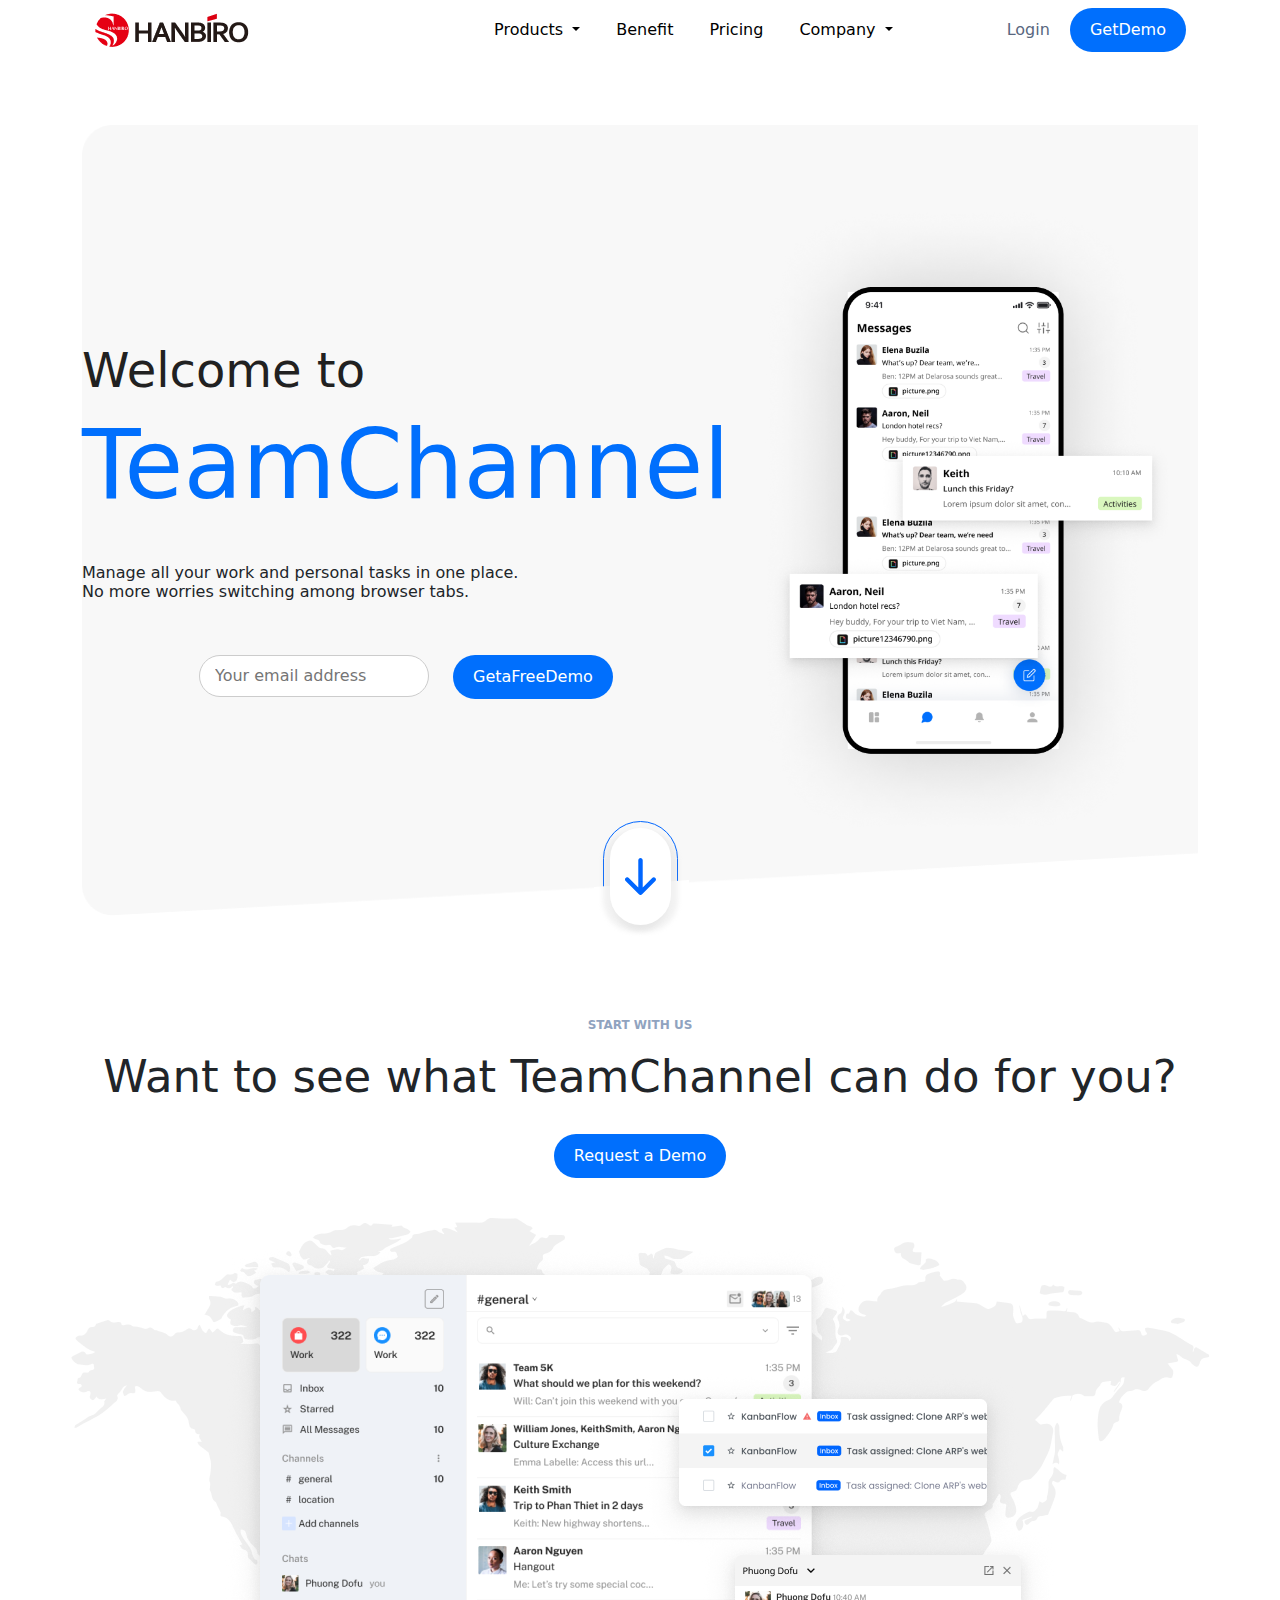
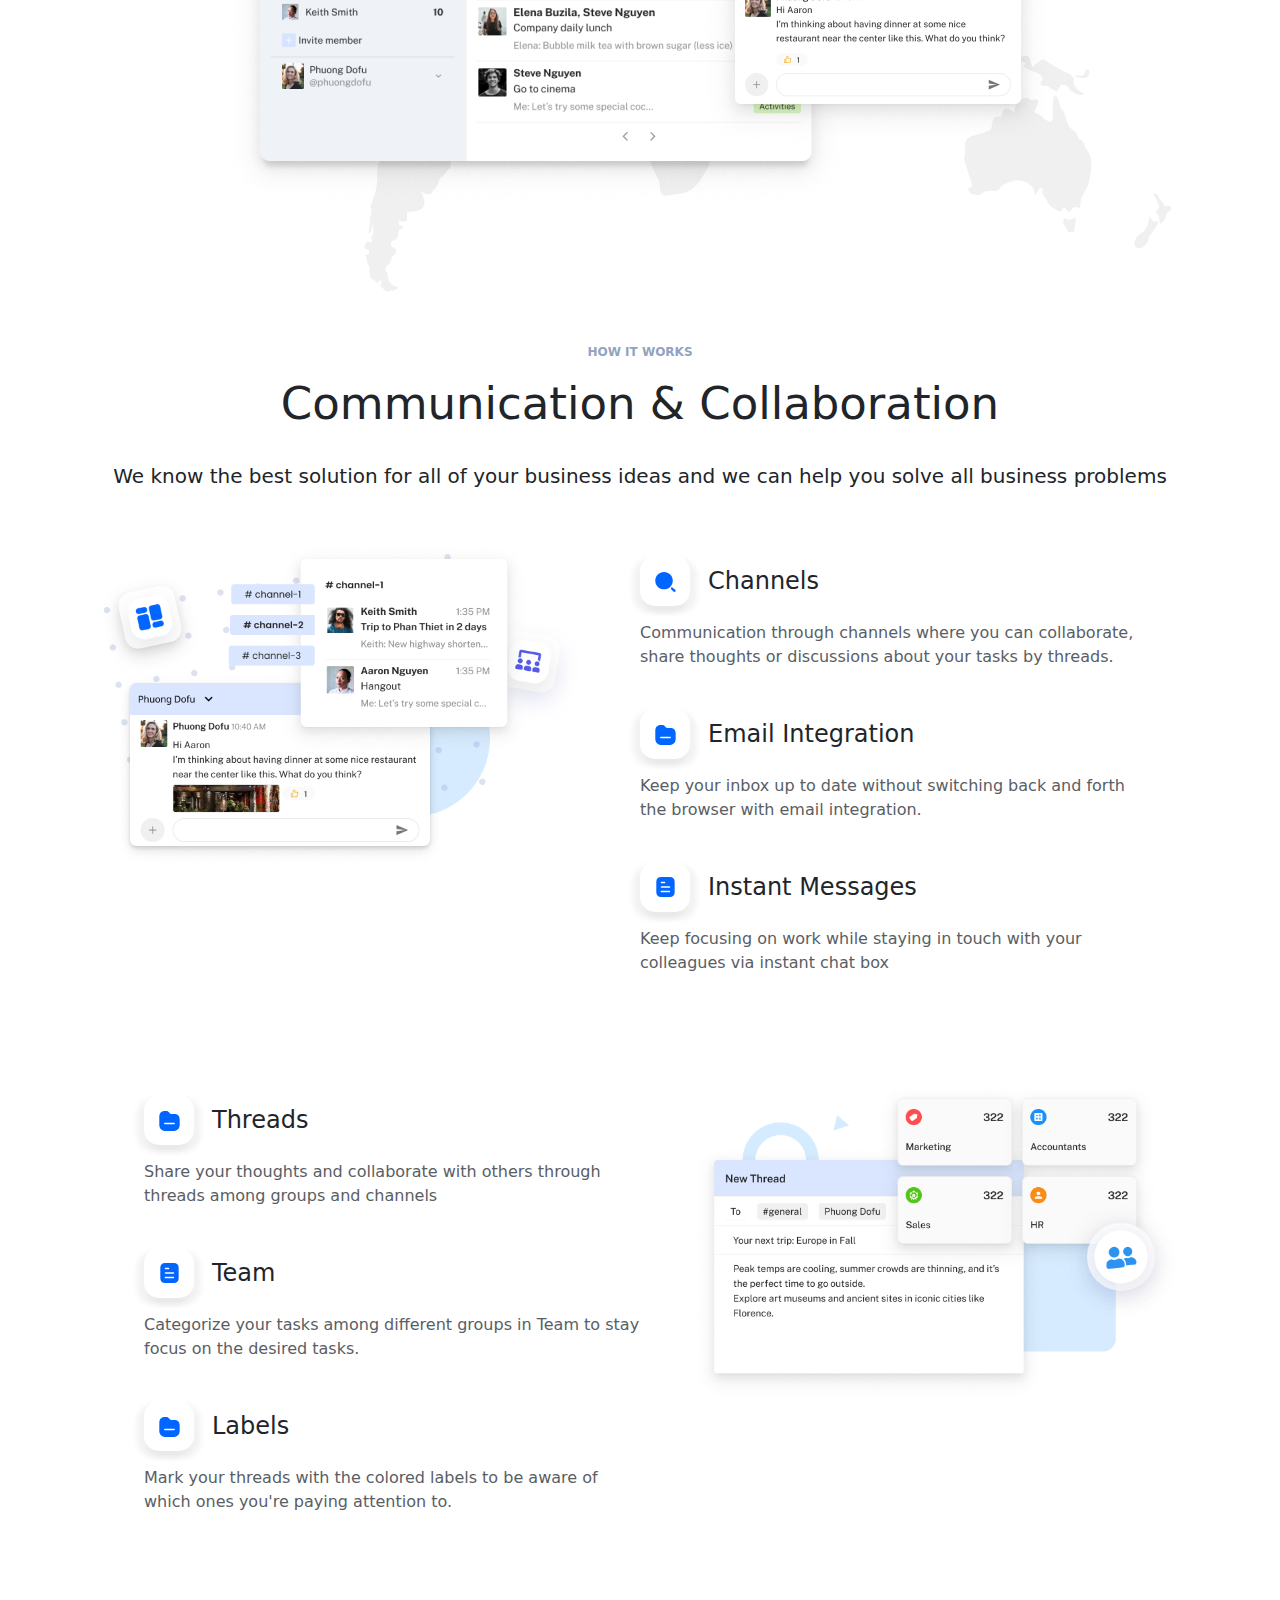
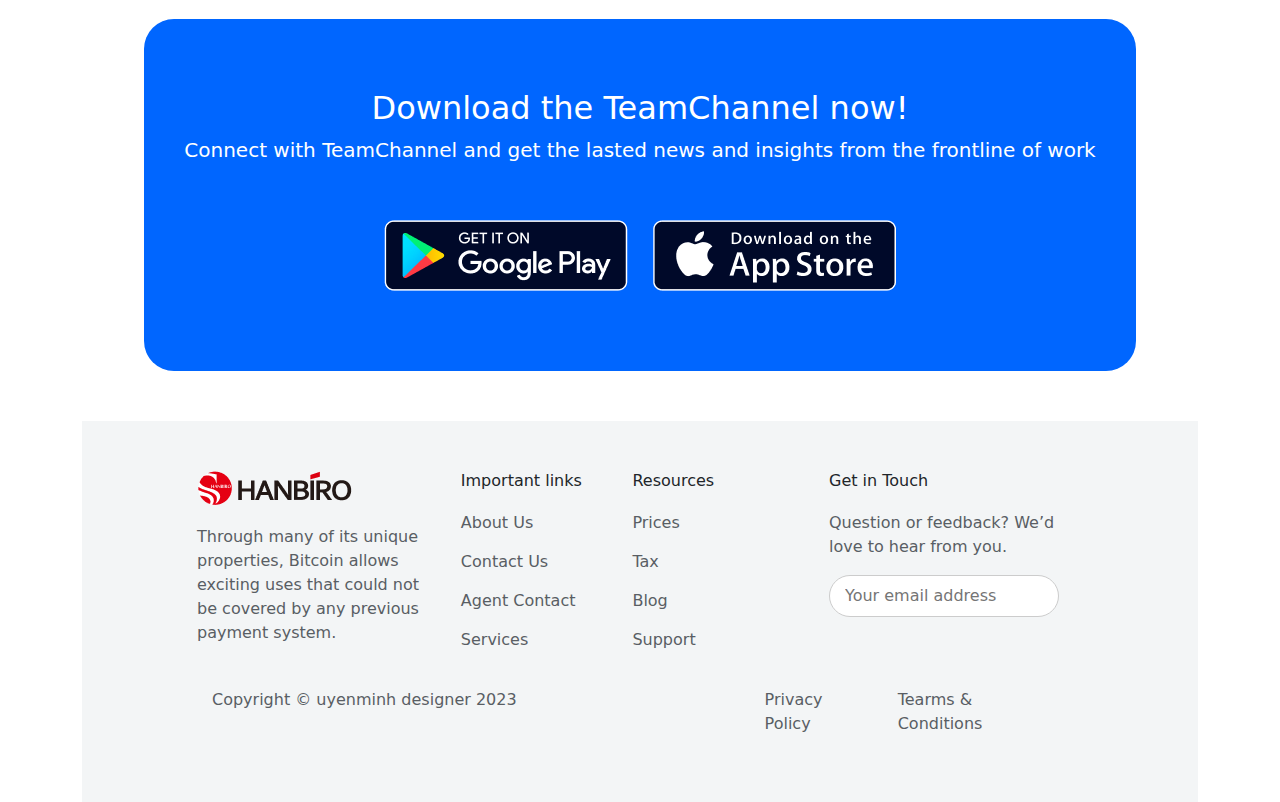
<file: channel/index.html>
<!DOCTYPE html>
<html lang="en">
<head>
    <meta charset="UTF-8">
    <meta name="viewport" content="width=device-width, initial-scale=1.0">
    <link rel="stylesheet" href="asset/bootstrap-5.0.2-dist/css/bootstrap.css">
    <link rel="stylesheet" href="asset/css/style.css">
    <title>Document</title>
</head>
<body>
    <div class="container-fluid">
        <nav class="navbar navbar-expand-lg navbar-light">
            <div class="container-fluid">
                <a class="navbar-brand" href="#">
                    <div class="logo">
                        <img src="asset/img/logoHanbiro-02 1.png" alt="logo">
                    </div>
                </a>
              <button class="navbar-toggler" type="button" data-bs-toggle="collapse" data-bs-target="#navbarSupportedContent" aria-controls="navbarSupportedContent" aria-expanded="false" aria-label="Toggle navigation">
                <span class="navbar-toggler-icon"></span>
              </button>
              <div class="collapse navbar-collapse navigation" id="navbarSupportedContent">
                <ul class="navbar-nav mb-2 mb-lg-0 me-3">
                    <li class="nav-item dropdown">
                        <a class="nav-link dropdown-toggle" href="#" id="navbarDropdown" role="button" data-bs-toggle="dropdown" aria-expanded="false">
                            Products
                        </a>
                        <!-- <ul class="dropdown-menu" aria-labelledby="navbarDropdown">
                          <li><a class="dropdown-item" href="#">Action</a></li>
                          <li><a class="dropdown-item" href="#">Another action</a></li>
                          <li><hr class="dropdown-divider"></li>
                          <li><a class="dropdown-item" href="#">Something else here</a></li>
                        </ul> -->
                      </li>
                  <li class="nav-item">
                    <a class="nav-link" href="#">Benefit</a>
                  </li>
                  <li class="nav-item">
                    <a class="nav-link" href="#">Pricing</a>
                  </li>
                  <li class="nav-item dropdown">
                    <a class="nav-link dropdown-toggle" href="#" id="navbarDropdown" role="button" data-bs-toggle="dropdown" aria-expanded="false">
                        Company
                    </a>
                    <!-- <ul class="dropdown-menu" aria-labelledby="navbarDropdown">
                      <li><a class="dropdown-item" href="#">Action</a></li>
                      <li><a class="dropdown-item" href="#">Another action</a></li>
                      <li><hr class="dropdown-divider"></li>
                      <li><a class="dropdown-item" href="#">Something else here</a></li>
                    </ul> -->
                  </li>
                </ul>
                <div class="nav-button">
                    <button class="btn-login">Login</button>
                    <button class="btn-demo">GetDemo</button>
                </div>
              </div>
              
            </div>
          </nav>
        <!-- <div class="header">
            <div class="logo">
                <img src="asset/img/logoHanbiro-02 1.png" alt="logo">
            </div>
            <div class="navigation">
                <div class="nav-menu">
                    <ul>
                        <li class="item">Products <img src="asset/img/icon/arrow-down.svg"></li>
                        <li class="item">Benefit</li>
                        <li class="item">Pricing</li>
                        <li class="item">Company <img src="asset/img/icon/arrow-down.svg"></li>
                    </ul>
                </div>
                <div class="nav-button">
                    <button class="btn-login">Login</button>
                    <button class="btn-demo">GetDemo</button>
                </div>
            </div>
        </div> -->


        <div class="banner">
            <div class="banner-bg">
                <div class="banner-box">
                    <div class="left">
                        <div class="left-box">
                            <h2 class="head-text">Welcome to</h2>
                            <h1 class="head-title">TeamChannel</h1>
                            <h6 class="head-des">Manage all your work and personal tasks in one place. <br>
                            No more worries switching among browser tabs.</h6>
                        </div>
    
                        <div class="input">
                            <div class="input-box">
                                <input type="text" placeholder="Your email address">
                            </div>
                            <div class="input-btn">
                                <button>GetaFreeDemo</button>
                            </div>
                        </div>
                    </div>
                    <div class="right">
                        <img src="asset/img/banner-img.png" alt="">
                    </div>
                </div>

                <div class="banner-bottom">
                    <div class="boder-banner">
                        <div class="bottom-box">
                            <div class="triangle-bottomright1"></div>
                            <div class="triangle-bottomright"></div>
                        </div>
                    </div>
                    <div class="vector">
                        <button class="vector-btn">
                            <img src="asset/img/icon/Vector.svg" alt="">
                        </button>
                    </div>
                </div>
            </div>
            
            
        </div>

        <div class="container">
            <div class="about">
                <div class="about-box">
                    <div class="about-box-content">
                        <p class="about-text">start with us</p>
                        <h3 class="about-title">Want to see what TeamChannel can do for you?</h3>
                    </div>
                    <div class="input-btn">
                        <button>Request a Demo</button>
                    </div>
    
                    <div class="about-img">
                        <div class="about-bg">
                            <img src="asset/img/about.png" alt="">
                        </div>
                        <div class="about-img1">
                            <img src="asset/img/about-img1.png" alt="">
                        </div>
                    </div>
                </div>
    
                <div class="about-box">
                    <div class="about-box-content">
                        <p class="about-text">how it works</p>
                        <h3 class="about-title">Communication & Collaboration</h3>
                        <p class="about-des">We know the best solution for all of your business ideas and we can help you solve all business problems</p>
                    </div>

                    <div class="about-content about-content1">
                        <div class="about-img2">
                            <img src="asset/img/about-img2.png" alt="">
                        </div>
                        <div class="about-detail">
                            <div class="detail-box">
                                <div class="content-title">
                                    <div class="icon-title">
                                        <img src="asset/img/icon/Search.svg" alt="">
                                    </div>
                                    <h4>Channels</h4>
                                </div>
                                <div class="content-text">
                                    Communication through channels where you can collaborate, share thoughts or discussions about your tasks by threads.
                                </div>
                            </div>

                            <div class="detail-box">
                                <div class="content-title">
                                    <div class="icon-title">
                                        <img src="asset/img/icon/Folder.svg" alt="">
                                    </div>
                                    <h4>Email Integration</h4>
                                </div>
                                <div class="content-text">
                                    Keep your inbox up to date without switching back and forth the browser with email integration.
                                </div>
                            </div>

                            <div class="detail-box">
                                <div class="content-title">
                                    <div class="icon-title">
                                        <img src="asset/img/icon/Document.svg" alt="">
                                    </div>
                                    <h4>Instant Messages</h4>
                                </div>
                                <div class="content-text">
                                    Keep focusing on work while staying in touch with your colleagues via instant chat box
                                </div>
                            </div>
                        </div>
                    </div>
                    <div class="about-content about-content2">
                        <div class="about-detail">
                            <div class="detail-box">
                                <div class="content-title">
                                    <div class="icon-title">
                                        <img src="asset/img/icon/Folder.svg" alt="">
                                    </div>
                                    <h4>Threads</h4>
                                </div>
                                <div class="content-text">
                                    Share your thoughts and collaborate with others through threads among groups and channels
                                </div>
                            </div>

                            <div class="detail-box">
                                <div class="content-title">
                                    <div class="icon-title">
                                        <img src="asset/img/icon/Document.svg" alt="">
                                    </div>
                                    <h4>Team</h4>
                                </div>
                                <div class="content-text">
                                    Categorize your tasks among different groups in Team to stay focus on the desired tasks.
                                </div>
                            </div>

                            <div class="detail-box">
                                <div class="content-title">
                                    <div class="icon-title">
                                        <img src="asset/img/icon/Folder.svg" alt="">
                                    </div>
                                    <h4>Labels</h4>
                                </div>
                                <div class="content-text">
                                    Mark your threads with the colored labels to be aware of which ones you're paying attention to.
                                </div>
                            </div>
                        </div>
                        <div class="about-img2">
                            <img src="asset/img/about-img3.png" alt="">
                        </div>
                        
                    </div>
                </div>
            
                <div class="download">
                    <div class="download-box">
                        <h5 class="download-title">Download the <br> TeamChannel now!</h5>
                        <p class="download-text">Connect with TeamChannel and get the lasted news and insights from the frontline of work</p>
                        <div class="download-img">
                            <img src="asset/img/googleplay.png" alt="">
                            <img src="asset/img/appstore.png" alt="">
                        </div>
                    </div>
                </div>
            </div>
        </div>
    
        <div class="footer">
            <div class="footer-head">
                <div class="col1">
                    <div class="foot-logo">
                        <img src="asset/img/logoHanbiro-02 1.png" alt="">
                    </div>
                    <div class="foot-des foot-head-des">
                        Through many of its unique properties, Bitcoin allows exciting uses that could not be covered by any previous payment system.
                    </div>
                </div>
                <div class="col2">
                    <div class="col3">
                        <div class="foot-title">
                            <h6>Important links</h6>
                        </div>
                        <div class="foot-des">
                            <ul>
                                <li>About Us</li>
                                <li>Contact Us</li>
                                <li>Agent Contact</li>
                                <li>Services</li>
                            </ul>
                        </div>
                    </div>
                    <div class="col3">
                        <div class="foot-title">
                            <h6>Resources</h6>
                        </div>
                        <div class="foot-des">
                            <ul>
                                <li>Prices</li>
                                <li>Tax</li>
                                <li>Blog</li>
                                <li>Support</li>
                            </ul>
                        </div>
                    </div>
                </div>
                <div class="col1">
                    <div class="foot-title">
                        <h6>Get in Touch</h6>
                    </div>
                    <div class="foot-des">
                        <p>Question or feedback? We’d love to hear from you.</p>
                        <div class="input-box">
                            <input type="text" placeholder="Your email address">
                        </div>
                    </div>
                </div>
            </div>

            <div class="footer-detail">
                <div class="col4">
                    <div class="foot-des">
                        Copyright © uyenminh designer 2023
                    </div>
                </div>
                
                <div class="col5">
                    <div class="col6 foot-des">
                        <p>Privacy Policy</p>
                    </div>
                    <div class="col6 foot-des">
                        <p>Tearms & Conditions</p>
                    </div>
                </div>
            </div>
        </div>

        

    </div>
    
</body>


<script src="https://cdn.jsdelivr.net/npm/@popperjs/core@2.9.2/dist/umd/popper.min.js" integrity="sha384-IQsoLXl5PILFhosVNubq5LC7Qb9DXgDA9i+tQ8Zj3iwWAwPtgFTxbJ8NT4GN1R8p" crossorigin="anonymous"></script>
<script src="https://cdn.jsdelivr.net/npm/bootstrap@5.0.2/dist/js/bootstrap.min.js" integrity="sha384-cVKIPhGWiC2Al4u+LWgxfKTRIcfu0JTxR+EQDz/bgldoEyl4H0zUF0QKbrJ0EcQF" crossorigin="anonymous"></script>
</html>
</file>
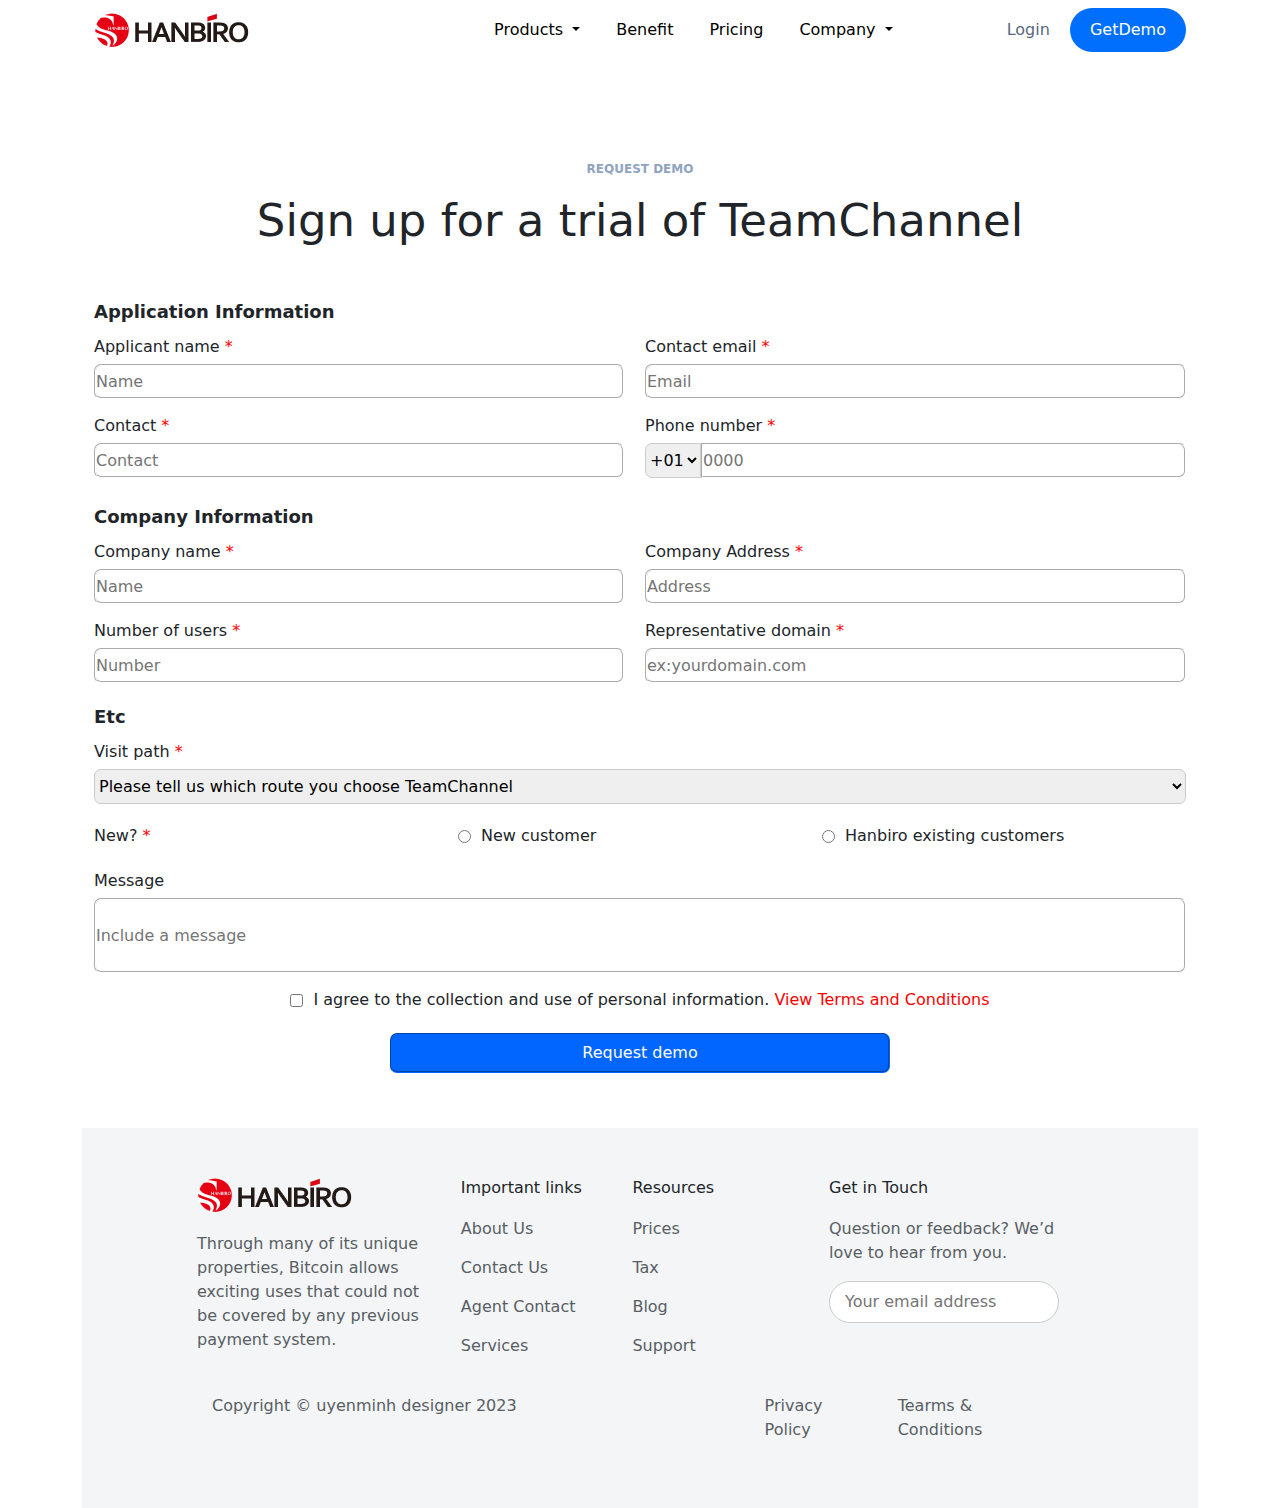
<file: channel/request.html>
<!DOCTYPE html>
<html lang="en">
<head>
    <meta charset="UTF-8">
    <meta name="viewport" content="width=device-width, initial-scale=1.0">
    <link rel="stylesheet" href="asset/bootstrap-5.0.2-dist/css/bootstrap.css">
    <link rel="stylesheet" href="asset/css/style.css">
    <title>Document</title>
</head>
<body>
    <div class="container-fluid">
        <nav class="navbar navbar-expand-lg navbar-light">
            <div class="container-fluid">
                <a class="navbar-brand" href="#">
                    <div class="logo">
                        <img src="asset/img/logoHanbiro-02 1.png" alt="logo">
                    </div>
                </a>
              <button class="navbar-toggler" type="button" data-bs-toggle="collapse" data-bs-target="#navbarSupportedContent" aria-controls="navbarSupportedContent" aria-expanded="false" aria-label="Toggle navigation">
                <span class="navbar-toggler-icon"></span>
              </button>
              <div class="collapse navbar-collapse navigation" id="navbarSupportedContent">
                <ul class="navbar-nav mb-2 mb-lg-0 me-3">
                    <li class="nav-item dropdown">
                        <a class="nav-link dropdown-toggle" href="#" id="navbarDropdown" role="button" data-bs-toggle="dropdown" aria-expanded="false">
                            Products
                        </a>
                        <!-- <ul class="dropdown-menu" aria-labelledby="navbarDropdown">
                          <li><a class="dropdown-item" href="#">Action</a></li>
                          <li><a class="dropdown-item" href="#">Another action</a></li>
                          <li><hr class="dropdown-divider"></li>
                          <li><a class="dropdown-item" href="#">Something else here</a></li>
                        </ul> -->
                      </li>
                  <li class="nav-item">
                    <a class="nav-link" href="#">Benefit</a>
                  </li>
                  <li class="nav-item">
                    <a class="nav-link" href="#">Pricing</a>
                  </li>
                  <li class="nav-item dropdown">
                    <a class="nav-link dropdown-toggle" href="#" id="navbarDropdown" role="button" data-bs-toggle="dropdown" aria-expanded="false">
                        Company
                    </a>
                    <!-- <ul class="dropdown-menu" aria-labelledby="navbarDropdown">
                      <li><a class="dropdown-item" href="#">Action</a></li>
                      <li><a class="dropdown-item" href="#">Another action</a></li>
                      <li><hr class="dropdown-divider"></li>
                      <li><a class="dropdown-item" href="#">Something else here</a></li>
                    </ul> -->
                  </li>
                </ul>
                <div class="nav-button">
                    <button class="btn-login">Login</button>
                    <button class="btn-demo">GetDemo</button>
                </div>
              </div>
              
            </div>
          </nav>
    



        
        <div class="container">
            <div class="about">
                <div class="about-box">
                    <p class="about-text">REQUEST DEMO</p>
                    <h3 class="about-title">Sign up for a trial of TeamChannel</h3>
                </div>
                
                

                <div class="about-box">
                    <div class="about-title-sub ">Application Information</div>
                    <div class="about-content-request">
                        <div class="about-title-content ">
                            <div class="title-col">
                                <div>Applicant name
                                <span class="icon-red">*</span></div>
                            </div>
                           <div >
                               <input type="text" name="txtHoDem"  placeholder="Name" class="txt-input" >
                           </div>
                        </div>

                        <div class="about-title-content-right ">
                            <div class="title-col">
                                <div>Contact email
                                <span class="icon-red">*</span></div>
                            </div>
                           <div >
                               <input type="text" name="txtHoDem"  placeholder="Email" class="txt-input-right" >
                           </div>
                        </div>
                    </div>


                    <div class="about-content-request ">
                        <div class="about-title-content">
                            <div class="title-col">
                                <div>Contact
                                <span class="icon-red">*</span></div>
                            </div>
                           <div >
                               <input type="text" name="txtHoDem"  placeholder="Contact" class="txt-input" >
                           </div>
                        </div>

                        <div class="about-title-content-right ">
                            <div class="title-col">
                                <div>Phone number
                                <span class="icon-red">*</span></div>
                            </div>
                           <div class="title-col" >
                                <select class="txt-input-right-list-number">
                                    <option value="test">+01</option>
                                    <option value="test">+02</option>
                                </select>
                               <input type="text" name="txtHoDem"  placeholder="0000" class="txt-input-right-input-number" >
                               

                           </div>
                        </div>
                    </div>

                    <div class="about-title-sub ">Company Information</div>
                    <div class="about-content-request">
                        <div class="about-title-content ">
                            <div class="title-col">
                                <div>Company name
                                <span class="icon-red">*</span></div>
                            </div>
                           <div >
                               <input type="text" name="txtHoDem"  placeholder="Name" class="txt-input" >
                           </div>
                        </div>

                        <div class="about-title-content-right ">
                            <div class="title-col">
                                <div>Company Address 
                                <span class="icon-red">*</span></div>
                            </div>
                           <div >
                               <input type="text" name="txtHoDem"  placeholder="Address" class="txt-input-right" >
                           </div>
                        </div>
                    </div>

                    <div class="about-content-request">
                        <div class="about-title-content ">
                            <div class="title-col">
                                <div>Number of users
                                <span class="icon-red">*</span></div>
                            </div>
                           <div >
                               <input type="text" name="txtHoDem"  placeholder="Number" class="txt-input" >
                           </div>
                        </div>

                        <div class="about-title-content-right ">
                            <div class="title-col">
                                <div>Representative domain
                                <span class="icon-red">*</span></div>
                            </div>
                           <div >
                               <input type="text" name="txtHoDem" placeholder="ex:yourdomain.com" class="txt-input-right" >
                           </div>
                        </div>
                    </div>

                    <div class="about-title-sub ">Etc</div>

                    <div class="about-content-request">
                        <div class="about-title-content-txt-full ">
                            <div class="title-col">
                                <div>Visit path
                                <span class="icon-red">*</span></div>
                            </div>
                           <div >
                            <select class="select-box">
                                <option value="" >Please tell us which route you choose TeamChannel</option>
                                <option value="test">Test 1</option>
                                <option value="test">Test 2</option>
                            </select>
                           </div>
                        </div>
                    </div>

                    <div class="about-content-request-new">
                        <div class="about-title-content">
                            <div class="title-col">
                                <div>New?
                                <span class="icon-red">*</span></div>
                            </div>
                        </div>

                        <div class="about-title-content ">
                            <div class="title-col">
                                <div class="title-col-radio">
                                    <input  class="title-col-radio-select" type="radio" name="rdcustomer" id="rdcustomer_1" value="1" />
                                    <p>New customer </p>
                                </div>
                            </div>
                        </div>

                        <div class="about-title-content ">
                            <div class="title-col">
                                <div class="title-col-radio">
                                    <input class="title-col-radio-select" type="radio" name="rdcustomer" id="rdcustomer_1" value="1" />
                                    <p>Hanbiro existing customers</p>
                                </div>
                            </div>
                        </div>
                    </div>
                    <div class="about-content-request">
                        <div class="about-title-content-txt-full ">
                            <div class="title-col">
                                Message
                            </div>
                           <div >
                               <input type="text" name="message" placeholder="Include a message"  class="txt-input-message" >
                           </div>
                        </div>
                    </div>

                    <div class="about-title-content-agree">
                        <div class="title-col">
                            <input class="title-col-radio-select" type="checkbox" name="vehicle2" value="Ô tô">
                            <p class="title-agree" >I agree to the collection and use of personal information.
                            <span class="title-agree-color" >View Terms and Conditions</span></p>
                        </div>
                    </div>


                    <div class="about-btn-request">
                        <div class="title-col">
                            <button class="btn-class-demo">Request demo</button> 
                        </div>
                    </div>

                </div>



            </div>
        </div>








                   
    
        <div class="footer">
            <div class="footer-head">
                <div class="col1">
                    <div class="foot-logo">
                        <img src="asset/img/logoHanbiro-02 1.png" alt="">
                    </div>
                    <div class="foot-des foot-head-des">
                        Through many of its unique properties, Bitcoin allows exciting uses that could not be covered by any previous payment system.
                    </div>
                </div>
                <div class="col2">
                    <div class="col3">
                        <div class="foot-title">
                            <h6>Important links</h6>
                        </div>
                        <div class="foot-des">
                            <ul>
                                <li>About Us</li>
                                <li>Contact Us</li>
                                <li>Agent Contact</li>
                                <li>Services</li>
                            </ul>
                        </div>
                    </div>
                    <div class="col3">
                        <div class="foot-title">
                            <h6>Resources</h6>
                        </div>
                        <div class="foot-des">
                            <ul>
                                <li>Prices</li>
                                <li>Tax</li>
                                <li>Blog</li>
                                <li>Support</li>
                            </ul>
                        </div>
                    </div>
                </div>
                <div class="col1">
                    <div class="foot-title">
                        <h6>Get in Touch</h6>
                    </div>
                    <div class="foot-des">
                        <p>Question or feedback? We’d love to hear from you.</p>
                        <div class="input-box">
                            <input type="text" placeholder="Your email address">
                        </div>
                    </div>
                </div>
            </div>

            <div class="footer-detail">
                <div class="col4">
                    <div class="foot-des">
                        Copyright © uyenminh designer 2023
                    </div>
                </div>
                
                <div class="col5">
                    <div class="col6 foot-des">
                        <p>Privacy Policy</p>
                    </div>
                    <div class="col6 foot-des">
                        <p>Tearms & Conditions</p>
                    </div>
                </div>
            </div>
        </div>
        

    </div>
    
</body>


<script src="https://cdn.jsdelivr.net/npm/@popperjs/core@2.9.2/dist/umd/popper.min.js" integrity="sha384-IQsoLXl5PILFhosVNubq5LC7Qb9DXgDA9i+tQ8Zj3iwWAwPtgFTxbJ8NT4GN1R8p" crossorigin="anonymous"></script>
<script src="https://cdn.jsdelivr.net/npm/bootstrap@5.0.2/dist/js/bootstrap.min.js" integrity="sha384-cVKIPhGWiC2Al4u+LWgxfKTRIcfu0JTxR+EQDz/bgldoEyl4H0zUF0QKbrJ0EcQF" crossorigin="anonymous"></script>
</html>
</file>
<file: channel/asset/css/style.css>
* {
    margin: 0;
    padding: 0;
    /* font-size: 18px; */
}

html {
    margin: 0 70px;
}

.header {
    margin-top: 20px;
    display: flex;
    justify-content: space-between;
    align-items: center;
}

.nav-menu {
    margin-right: 30px;
}

.nav-menu ul {
    display: flex;
    margin: 0;
}

.nav-menu ul .item {
    list-style-type: none;
    margin: 0 15px;
    font-weight: 500;
}

.navigation {
    justify-content: right;
}

.nav-link {
    color: black !important;
    margin: 0 10px;
}

.nav-button {
    margin-left: 80px;
}

.btn-login {
    background: none;
    border: none;
    color: #596780;
    font-weight: 500;
    margin-right: 15px;
}

.btn-demo, .input-btn button, .indi-btn button {
    background-color: #006FFD;
    color: white;
    border: none;
    border-radius: 50px;
    padding: 10px 20px;
}

.banner-bg {
    width: 100%;
    display: flex;
    margin-top: 65px;
    background-image: url(../img/bg-banner.png);
    background-size: cover;
    background-repeat: no-repeat;
    justify-content: center;
    position: relative;
}

.banner-box {
    width: 100%;
    display: flex;
    position: relative;
}

.banner {
    /* width: 100%; */
    height: 856px;
    display: flex;
    justify-content: center;
    margin: auto;
}

.left {
    flex: 1;
    display: flex;
    flex-direction: column;
    justify-content: center;
    align-items: center;
}

.head-text {
    font-size: 48px;
    color: #212121;
}

.head-title {
    font-size: 96px;
    color: #006FFD;
    margin-bottom: 40px;
}

.right {
    display: flex;
    justify-content: center;
    flex: 1;
    align-items: center;
}

.right img {
    margin-top: 50px;
}

.input {
    display: flex;
    margin-top: 45px;
}

.input-box {
    margin-right: 24px;
}

.input-box input {
    width: 330px;
    border-radius: 25px;
    padding: 8px 15px;
    border: 1px solid #CCC;

}

.vector-btn {
    border: none;
    background-color: white;
    border-radius: 50px;
    box-shadow : 5px 5px 5px 2px rgba(192,192,192,0.2), -5px 5px 5px 2px rgba(192,192,192,0.2);
}

.banner-bottom {
    width: 75px;
    height: 110px;
    border: 1px solid #0066FF;
    border-radius: 50px;
    position: absolute;
    /* position: relative; */
    bottom: 0;
    display: flex;
    justify-content: center;
    align-items: center;
}

.bottom-box {
    position: absolute;
    bottom: -29px;
    left: -10px;
}

.boder-banner {
    display: flex;
    justify-content: center;
    align-items: center;
}

.triangle-bottomright {
    position: absolute;
    bottom: 72px;
    width: 0;
    height: 0;
    border-bottom: 7px solid white;
    border-left: 95px solid transparent;
  }

  .triangle-bottomright1 {
    background-color: white;
    position: absolute;
    bottom: 22px;
    width: 95px;
    height: 50px;
  }

.vector-btn img {
    padding: 30px 15px;
}

.vector {
    position: absolute;
    bottom: 5px;  
}

.about {
    margin-top: 100px;
    text-align: center;
    margin-bottom: 50px;
}

.about-box {
    margin-bottom: 50px;
}

.about-box .about-text {
    text-transform: uppercase;
    font-size: 12px;
    font-weight: bold;
    color: #90A3BF;
}

.about-box .about-title {
    margin-bottom: 30px;
    font-size: 45px;
}

.about-box .about-des {
    font-size: 20px;
}

.about-img {
    margin-top: 40px;
    position: relative;
    display: flex;
    justify-content: center;
}

.about-bg {
    position: relative;
}

.about-img1 {
    position: absolute;
    top: 30px;
}

.about-content {
    display: flex;
    margin: 50px 0;
}

.about-img2 {
    flex: 1;
}

.about-img2 img {
    width: 100%;
}

.about-detail {
    flex: 1;
    padding: 15px 50px;
}

.detail-box {
    margin-bottom: 40px;
}

.icon-title {
    width: 50px;
    height: 50px;
    background-color: white;
    padding: 13px;
    border-radius: 15px;
    box-shadow : 5px 5px 5px 2px rgba(193,193,193,0.2), -5px 5px 5px 2px rgba(193,193,193,0.2);
    margin-right: 18px;
}

.content-title {
    display: flex;
    align-items: center;
}

.content-text {
    text-align: left;
    color: #595E64;
    margin-top: 15px;
}

.content-title h4 {
    margin: 0;
}

.download {
    margin: 0 50px;
}

.download-img img {
    margin: 10px;
}

.download-box {
    background-color: #0066FF;
    border-radius: 30px;
    padding: 70px 0;
}

.download-title {
    font-size: 32px;
    color: white;
}

.download-title br {
    display: none;
}

.download-text {
    font-size: 20px;
    color: white;
    margin-bottom: 45px;
}

.footer {
    background-color: #F3F5F6;
    padding: 50px 100px;
}

.footer-detail {
    justify-content: space-between;
}

.footer-head, .footer-detail {
    display: flex;
}

.foot-title {
    font-size: 22px;
}

.col1 {
    flex: 2;
    padding: 0 30px;
}

.col2 {
    display: flex;
    flex: 3;
    padding: 0 30px;
}

.col7 {
    flex: 1;
}

.col3 {
    flex: 1;
    padding: 0 5px;
}

.col4 {
    display: flex;
    flex: 4;
    padding: 0 30px;
}

.col5 {
    display: flex;
    flex: 2;
    padding: 0 30px;
}

.col6 {
    padding: 0 30px;
}

.foot-des {
    margin-top: 20px;
    color: #595E64;
}

.foot-des span {
    padding-left: 50px;
}

.foot-des ul {
    list-style-type: none;
    padding: 0;    
}

.foot-des ul li {
    margin-bottom: 15px;
}

/* pricing page */

.about-description {
    color: #596780;
}

.switch {
    position: relative;
    display: inline-block;
    width: 60px;
    height: 34px;
    margin: 0 20px;
}

/* Hide default HTML checkbox */
.switch input {
    opacity: 0;
    width: 0;
    height: 0;
}
.slider {
    position: absolute;
    cursor: pointer;
    top: 0;
    left: 0;
    right: 0;
    bottom: 0;
    background-color: #ccc;
    -webkit-transition: .4s;
    transition: .4s;
}
  
.slider:before {
    position: absolute;
    content: "";
    height: 26px;
    width: 26px;
    left: 4px;
    bottom: 4px;
    background-color: white;
    -webkit-transition: .4s;
    transition: .4s;
}
  
input:checked + .slider {
    background-color: #2196F3;
}
  
input:focus + .slider {
    box-shadow: 0 0 1px #2196F3;
}
  
input:checked + .slider:before {
    -webkit-transform: translateX(26px);
    -ms-transform: translateX(26px);
    transform: translateX(26px);
}
  
/* Rounded sliders */
.slider.round {
    border-radius: 34px;
}
  
.slider.round:before {
    border-radius: 50%;
}

.toggle-switch {
    display: flex;
    justify-content: center;
    align-items: center;
}

.toggle-switch h6 {
    margin: 0;
}

.discount {
    margin-left: 70px;
}

.pricing-price {
    display: flex;
    margin: 20px 50px;
}

.individual {
    flex: 1;
    background-color: #F3F5F7;
    border-radius: 12px;
    text-align: left;
    padding: 32px;
    margin: 20px;
}

.individual-title {
    display: flex;
    margin-bottom: 10px;
}

.individual-text, .individual-des {
    margin: 10px 0;
}

.individual-title img {
    margin-right: 10px;
}

.individual-text, .price-year, .list-text.close-circle {
    color: #596780;
}

.price {
    font-size: 30px;
    font-weight: bold;
    margin-right: 10px;
}

.individual-price {
    display: flex;
    align-items: baseline;
    margin: 15px 0;
}

.individual-des {
    color: #1A202C;
}

.indi-list {
    display: flex;
    margin: 15px 0;
}

.list-icon {
    margin-right: 10px;
}

.list-text.tick-circle, .list-text.close-circle {
    font-size: 18px;
}

.indi-btn button{
    width: 100%;
    margin-top: 20px;
}

.group-title {
    display: flex;
    justify-content: space-between;
    align-items: flex-start;
}

.group-popular {
    padding: 4px 16px;
    color: white;
    background-color: #0D121F;
    border-radius: 30px;
}

.accordion-title {
    text-align: left;
    margin: 20px 0;
}

.accordion-button::after, .accordion-button:not(.collapsed)::after {
    background-image: url(/asset/img/icon/xmark.svg);
}

/* page request */

.about-title-sub {
    text-align: left;
    font-size: 18px;
    font-weight: bold;
    margin-bottom: 10px;  
    margin-top: 5px;
}

.about-title-content {
    flex: 1;
    text-align: left;
    
    
}



.about-title-content-right {
    flex: 1;
    text-align: left;
    margin-bottom: 15px;
    margin-left: 10px;
}

.about-title-content-txt-full {
    flex: 1;
    text-align: left;
    margin-bottom: 15px;
    
}

.about-title-content-agree {
    display: flex;
    justify-content: center;

}

.title-agree{
    margin-left: 10px;
}

.title-agree-color{
    color: red;
}




.about-content-request {
    display: flex;
    
}

.about-content-request-new {
    display: flex;
    margin-top: 5px;
}

.txt-input{
    border-radius: 7px;
    border-color: #FFFFFF;
    border-style: groove;
    width: 98%;
    height: 35px;
}

.txt-input-right{
    border-radius: 7px;
    border-color: #FFFFFF;
    border-style: groove;
    width: 100%;
    height: 35px;
}

.txt-input-right-list-number{
    border-top-left-radius: 7px;
    border-bottom-left-radius: 7px;
    border-color: #cccccc;
    border-style: groove;
    height: 35px;
   
}

.txt-input-right-input-number{
    border-top-right-radius: 7px;
    border-bottom-right-radius: 7px;
    border-color: #FFFFFF;
    border-style: groove;
    width: 100%;
    height: 35px;
}


.txt-input-message{
    border-radius: 7px;
    border-color: #FFFFFF;
    border-style: groove;
    width: 100%;
    height: 75px;
    
}



.select-box{
    border-radius: 7px;
    border-style: groove;
    width: 100%;
    height: 35px;
    border-color: #cccccc;
}





.about-detail-col2 {
    flex: 1;
    margin-left: 20px;
}

.title-col {
    display: flex;
    align-items: center;
    margin-bottom: 5px;
}

.icon-red{
    color: red;
}
.title-col-radio {
    display: flex;
    align-items: center;
    
}


.title-col-radio-select{
    margin-bottom: 15px;
}




.title-col-radio p{
   
    padding-left: 10px;
}

.btn-class-demo{
    color: white;
    background-color: #0066FF;
    width: 500px;
    height: 40px;
    border-radius: 7px;
    border-color: #0066FF;
    border-style: groove;
    
}


.about-btn-request {
    display: flex;
    justify-content: center;
   

}

@media only screen and (min-width:1441px) and (max-width:1600px) {
    .banner-bottom {
        bottom: -8px;
    }
}

@media only screen and (max-width:1440px) {
    .input-box input {
        width: 230px;
    }

    .col2, .col1, .col6 {
        padding: 0 15px;
    }

    .col4 {
        flex: 3;
    }

    .banner-bottom {
        bottom: -15px;
    }

    .right img {
        margin-top: unset;
        width: 90%;
    }
}

@media only screen and (min-width:1201px) and (max-width:1340px) {
    .banner-bottom {
        bottom: -15px;
    }
}

@media only screen and (max-width:1200px) {
    .nav-button {
        margin: unset;
    }

    .banner {
        height: 650px;
    }

    .head-text {
        font-size: 40px;
    }

    .head-title {
        font-size: 60px;
    }

    .right img {
        width: 80%;
    }

    .banner-bottom {
        bottom: -18px;
    }

    .input-box input {
        width: 200px;
    }

    .footer {
        padding: 30px 50px;
    }

    .col4, .col5 {
        padding: 0;
    }

    .about-img1 img {
        width: 75%;
    }

    .about-bg img {
        width: 90%;
    }
    .title-agree{
        margin-top: 15px;
    }
}

@media only screen and (max-width:1024px) {
    .banner-bottom {
        bottom: -23px;
    }
}

@media only screen and (max-width:991px) {
    .banner {
        height: unset;
    }

    .banner-box {
        padding: 0 50px;
    }

    .left div {
        width: 100%;
    }

    .left-box {
        margin: 0 20px;
    }

    .input-box {
        margin: unset;
    }

    .input-box input {
        width: 100%;
    }

    .right img {
        margin-top: unset;
        width: 85%;
    }

    .navigation {
        margin: 20px;
    }

    .banner-box, .input {
        flex-direction: column;
    }

    .banner-box {
        margin: 30px 0 50px 0;
    }

    .head-text {
        font-size: 30px;
    }

    .head-title {
        font-size: 45px;
        margin-bottom: 15px;
    }

    .about-box .about-des {
        font-size: 15px;
    }

    .about-box .about-title {
        margin-bottom: 20px;
    }

    .input-box input::placeholder {
        text-align: center;
    }

    .input-btn button {
        margin-top: 20px;
        width: 100%;
    }

    .nav-button {
        display: flex;
        justify-content: end;
    }

    .footer {
        padding: unset;
    }

    .footer-head {
        flex-direction: column;
    }

    .banner-bottom {
        bottom: -28px;
    }

    .about-detail {
        padding: unset;
    }

    .about-box .about-title {
        font-size: 30px;
    }

    .about-box-content {
        text-align: left;
    }

    .about-content.about-content1 {
        flex-direction: column-reverse;
    }

    .about-content.about-content2 {
        flex-direction: column;
    }

    html {
        margin: 0 20px;
    }

    .download {
        margin: unset;
    }

    .download-img img {
        width: 50%;
    }

    .download-title br {
        display: block;
    }

    .download-text {
        padding: 0 15px;
    }

    .footer {
        border-top-left-radius: 30px;
        border-top-right-radius: 30px;
        padding: 30px 0;
    }
     
    .footer-detail {
        flex-direction: column-reverse;
        align-items: center;
    }

    .foot-logo, .foot-head-des {
        text-align: center;
        margin-bottom: 20px;
    }

    .col5 {
        flex-direction: row-reverse;
    }

    .pricing-price {
        flex-direction: column;
    }

    .accordion-title {
        margin-top: 30px;
    }

    .about-content-request{
        flex-direction: column;
    }

    .about-title-content-right {
        flex: 1;
        text-align: left;
        margin-bottom: 15px;
        margin-left: 0px;
    }

    .txt-input{
        width: 100%;
    }

    .title-col-radio{
        flex-direction: row;
        align-items: center;
    }

    .title-col-radio p{
        margin: 0 ;
       
    }

    .title-col-radio-select{
        margin-bottom: 0px;
    }
}

@media only screen and (max-width:540px) {
    html {
        margin: 0;
    } 

    .download-title {
        font-size: 28px;
    }

    .head-text {
        font-size: 20px;
    }

    .head-title {
        font-size: 30px;
    }

    .head-des {
        font-size: 15px;
    }

    .banner-box {
        padding: 0 20px;
    }

    .banner-bottom {
        bottom: -37px;
    }

    .pricing-price {
        margin: 0;
    }

    .individual {
        margin: 10px 0;
        padding: 15px;
    }

    .btn-class-demo{
        width: 180px;
        height: 40px;
    }

    .about-content-request-new{
        flex-direction: column;
    }
}
</file>
